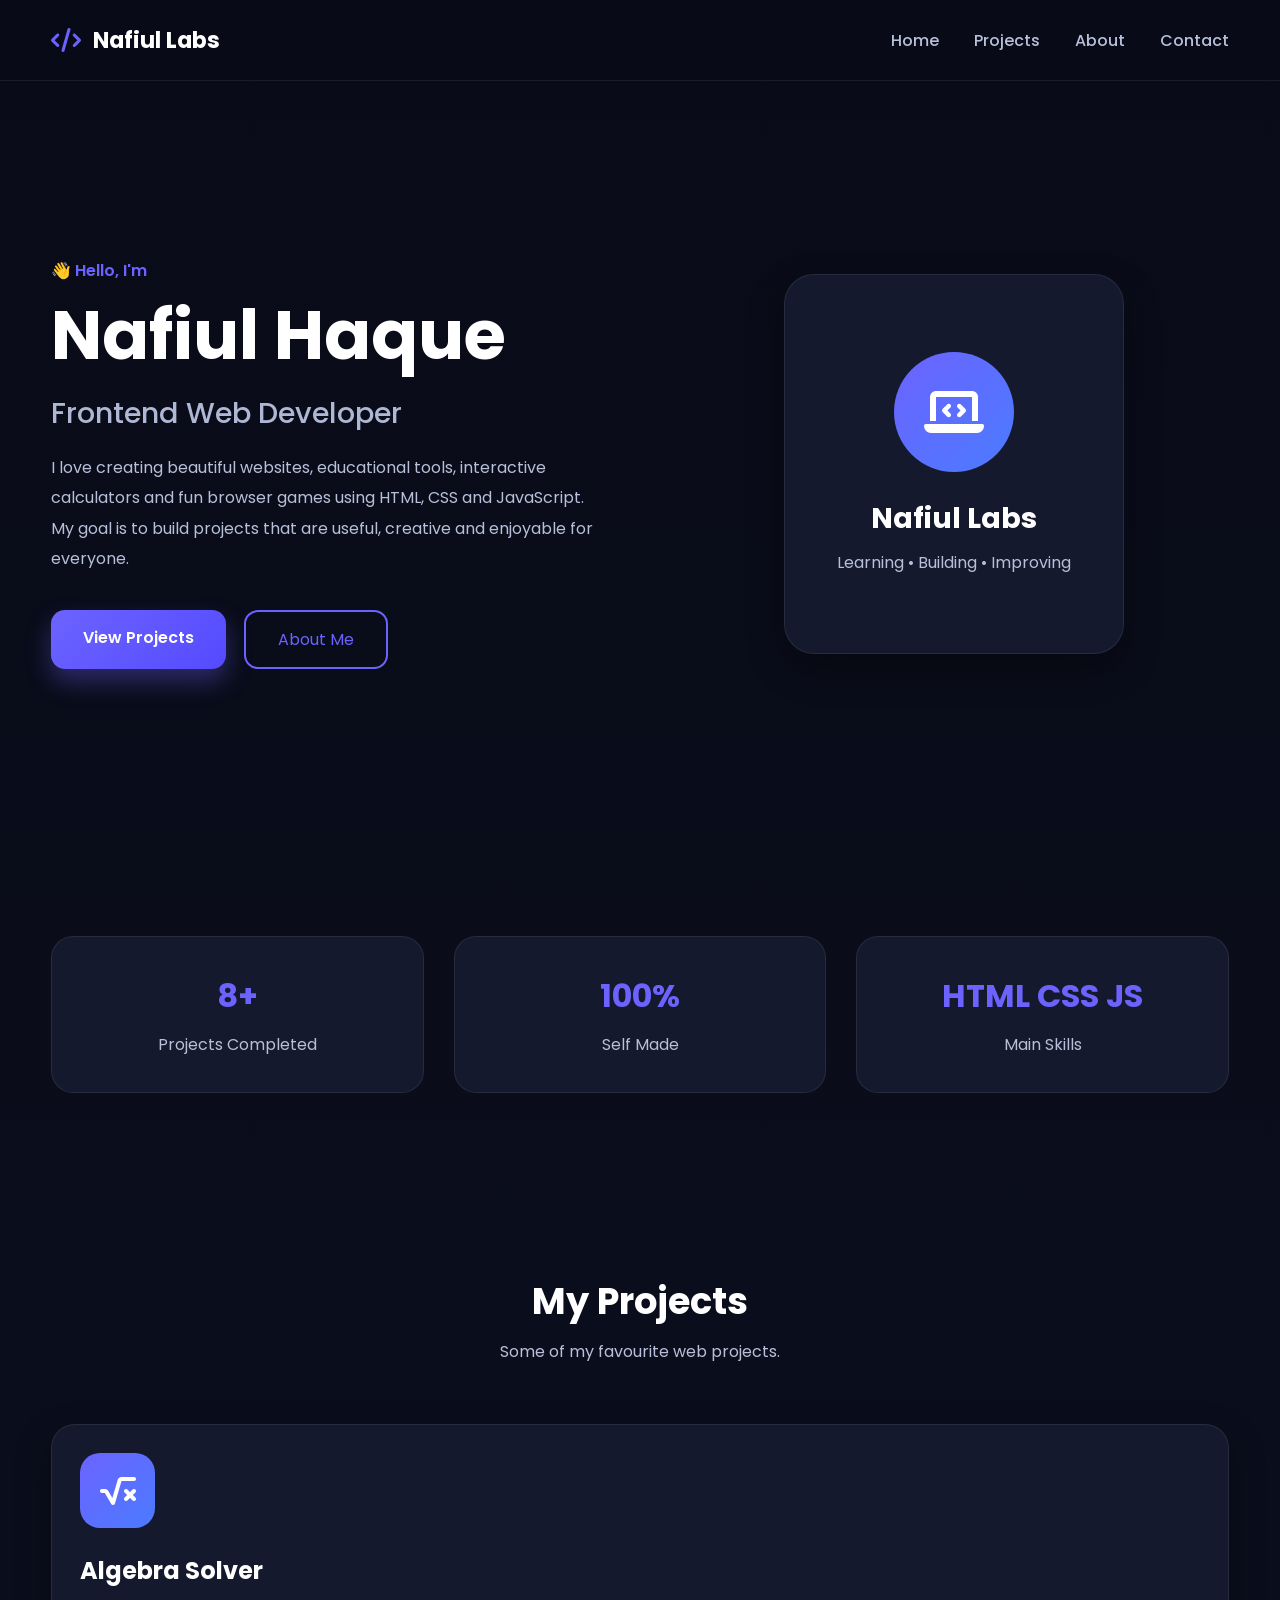
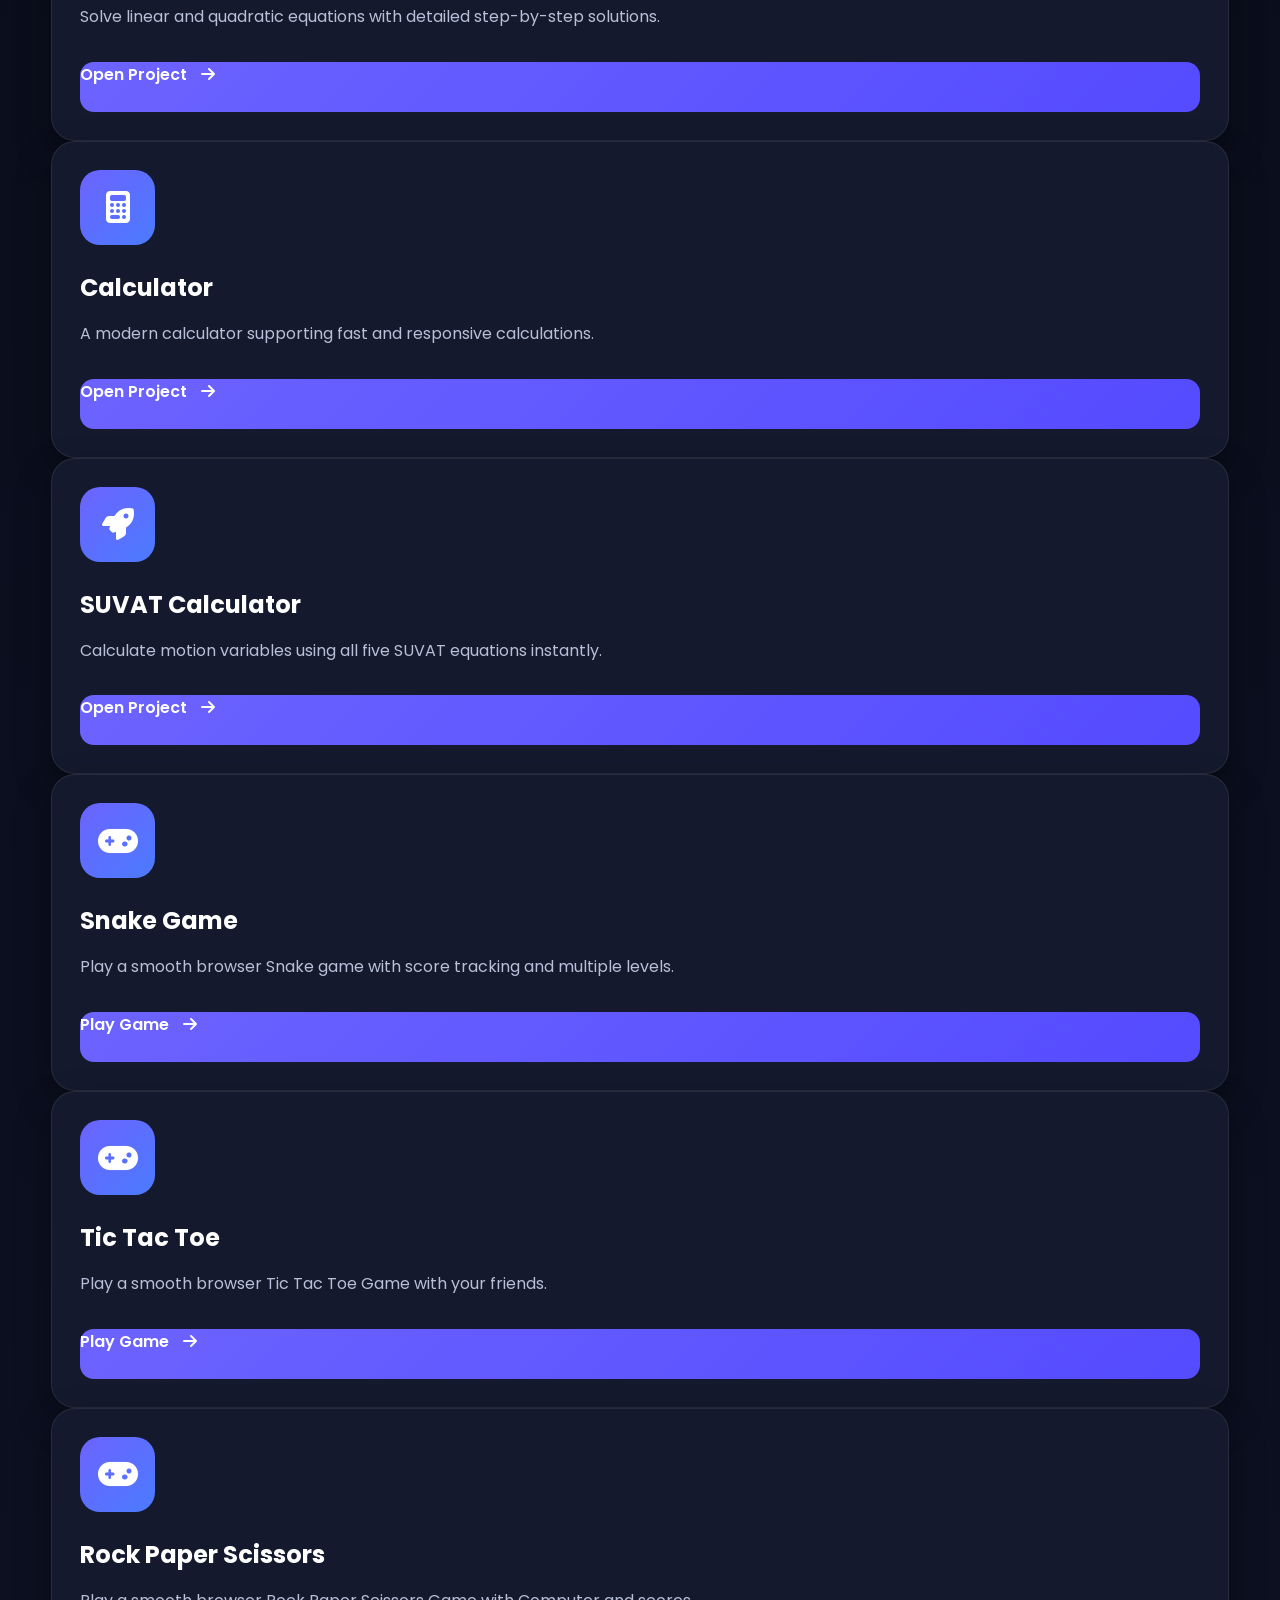
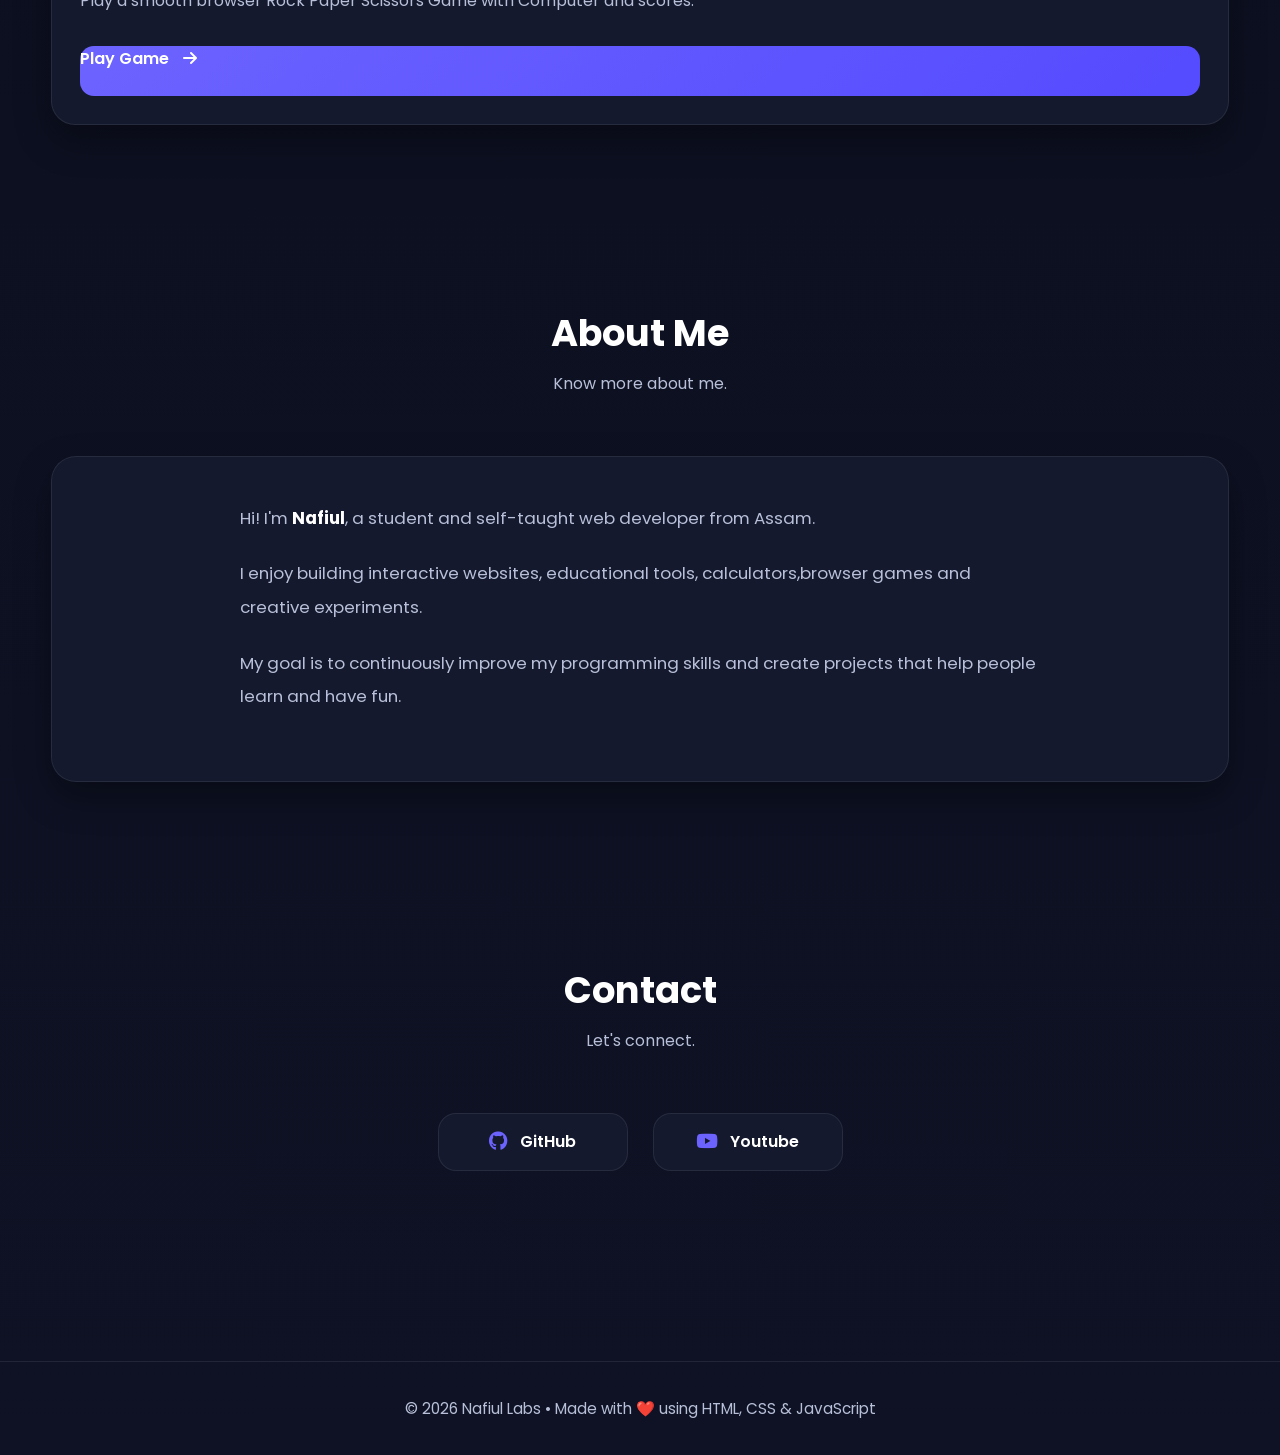
<file: index.html>
<!DOCTYPE html>
<html lang="en">
<head>
    <meta charset="UTF-8">
    <meta name="viewport" content="width=device-width, initial-scale=1.0">

    <title>Nafiul Labs | Portfolio</title>

    <meta name="description" content="Portfolio of Nafiul - Interactive Web Developer creating calculators, games and educational web applications using HTML, CSS and JavaScript.">

    <!-- Google Font -->
    <link rel="preconnect" href="https://fonts.googleapis.com">
    <link rel="preconnect" href="https://fonts.gstatic.com" crossorigin>

    <link href="https://fonts.googleapis.com/css2?family=Poppins:wght@300;400;500;600;700;800&display=swap" rel="stylesheet">

    <!-- Font Awesome -->
    <link rel="stylesheet"
    href="https://cdnjs.cloudflare.com/ajax/libs/font-awesome/6.7.2/css/all.min.css">

    <link rel="stylesheet" href="style.css">
</head>

<body>

<header>

<nav class="navbar">

<div class="logo">

<i class="fa-solid fa-code"></i>

<span>Nafiul Labs</span>

</div>

<button class="menu-btn">
<i class="fa-solid fa-bars"></i>
</button>

<ul class="nav-links">

<li><a href="#home">Home</a></li>

<li><a href="#projects">Projects</a></li>

<li><a href="#about">About</a></li>

<li><a href="#contact">Contact</a></li>

</ul>

</nav>

</header>

<main>

<!--HERO-->

<section class="hero" id="home">

<div class="hero-text">

<p class="welcome">👋 Hello, I'm</p>

<h1>Nafiul Haque</h1>

<h2>Frontend Web Developer</h2>

<p class="hero-description">

I love creating beautiful websites, educational tools,
interactive calculators and fun browser games using
HTML, CSS and JavaScript.

My goal is to build projects that are useful,
creative and enjoyable for everyone.

</p>

<div class="hero-buttons">

<a href="#projects" class="primary-btn">View Projects</a>

<a href="#about" class="secondary-btn">About Me</a>

</div>

</div>

<div class="hero-image">

<div class="profile-card">

<div class="circle">

<i class="fa-solid fa-laptop-code"></i>

</div>

<h3>Nafiul Labs</h3>

<p>Learning • Building • Improving</p>

</div>

</div>

</section>

<!--Statistics-->

<section class="stats">

<div class="stat-box">

<h2>8+</h2>

<p>Projects Completed</p>

</div>

<div class="stat-box">
<h2>100%</h2>

<p>Self Made</p>

</div>

<div class="stat-box">

<h2>
HTML

CSS

JS
</h2>

<p>Main Skills</p>

</div>

</section>

<!--Projects-->

<section id="projects">

<div class="section-title">

<h2>My Projects</h2>

<p>Some of my favourite web projects.</p>

</div id="project-grid">
  <!-- Project Card 1 -->
  <div class="project-card">

    <div class="project-icon">
      <i class="fa-solid fa-square-root-variable"></i>
    </div>

    <h3>Algebra Solver</h3>

    <p>
      Solve linear and quadratic equations with
      detailed step-by-step solutions.
    </p>

    <a href="algebra.html" class="project-btn">Open Project
    <i class="fa-solid fa-arrow-right"></i></a>

  </div>

<!-- Project Card 2 -->

  <div class="project-card">

    <div class="project-icon">
      <i class="fa-solid fa-calculator"></i>
    </div>

    <h3>Calculator</h3>

    <p>
      A modern calculator supporting
      fast and responsive calculations.
    </p>

    <a href="cal.html" class="project-btn">Open Project
      <i class="fa-solid fa-arrow-right"></i></a>

  </div>

<!-- Project Card 3 -->

  <div class="project-card">

    <div class="project-icon">
      <i class="fa-solid fa-rocket"></i>
    </div>

    <h3>SUVAT Calculator</h3>

    <p>
      Calculate motion variables using
      all five SUVAT equations instantly.
    </p>

    <a href="suvat.html" class="project-btn">Open Project
    <i class="fa-solid fa-arrow-right"></i></a>

  </div>
  
<!-- Project Card 4 -->

  <div class="project-card">

    <div class="project-icon">
      <i class="fa-solid fa-gamepad"></i>
    </div>

    <h3>Snake Game</h3>

    <p>
      Play a smooth browser Snake game with score tracking and multiple levels.
    </p>

    <a href="snakeGame.html" class="project-btn">Play Game
      <i class="fa-solid fa-arrow-right"></i></a>

  </div>
  
  <!-- Project Card 5 -->

  <div class="project-card">

    <div class="project-icon">
      <i class="fa-solid fa-gamepad"></i>
    </div>

    <h3>Tic Tac Toe</h3>

    <p>
      Play a smooth browser Tic Tac Toe Game with your friends.
    </p>

    <a href="tic.html" class="project-btn">Play Game
      <i class="fa-solid fa-arrow-right"></i></a>

  </div>
  
  <!-- Project Card 6 -->

  <div class="project-card">

    <div class="project-icon">
      <i class="fa-solid fa-gamepad"></i>
    </div>

    <h3>Rock Paper Scissors</h3>

    <p>
      Play a smooth browser Rock Paper Scissors Game with Computer and scores.
    </p>

    <a href="rock.html" class="project-btn">Play Game
      <i class="fa-solid fa-arrow-right"></i></a>

  </div>


</div>

</section>

<!-- ABOUT -->

<section id="about" class="about">

  <div class="section-title">

    <h2>About Me</h2>

    <p>Know more about me.</p>

  </div>

  <div class="about-content">

    <div class="about-text">
      <p>
        Hi! I'm <strong>Nafiul</strong>, a student and
        self-taught web developer from Assam.

      </p>

      <p>
        I enjoy building interactive websites, educational tools, calculators,browser games and creative experiments.
      </p>

      <p>
        My goal is to continuously improve my
        programming skills and create projects
        that help people learn and have fun.

      </p>

    </div>

  </div>

</section>

<!-- CONTACT -->

<section id="contact" class="contact">

  <div class="section-title">

    <h2>Contact</h2>

    <p>Let's connect.</p>

  </div>

  <div class="contact-buttons">

    <a href="https://github.com/nafiulhaque419-sudo" target="_blank"
   rel="noopener noreferrer" class="social-btn">

      <i class="fa-brands fa-github"></i>

            GitHub

    </a>

    <a href="https://www.youtube.com/@NafiulHaque-k4j" target="_blank" rel="noopener noreferrer" class="social-btn">

      <i class="fa-brands fa-youtube"></i>
      Youtube

    </a>

    <!--<a href="#" class="social-btn">

      <i class="fa-solid fa-envelope"></i>
      Email
    </a>-->

  </div>

</section>

</main>

<!-- FOOTER -->

<footer>

  <p>
    © 2026 Nafiul Labs • Made with ❤️ using HTML, CSS & JavaScript
  </p>

</footer>

<script src="app.js"></script>

</body>
</html>
</file>
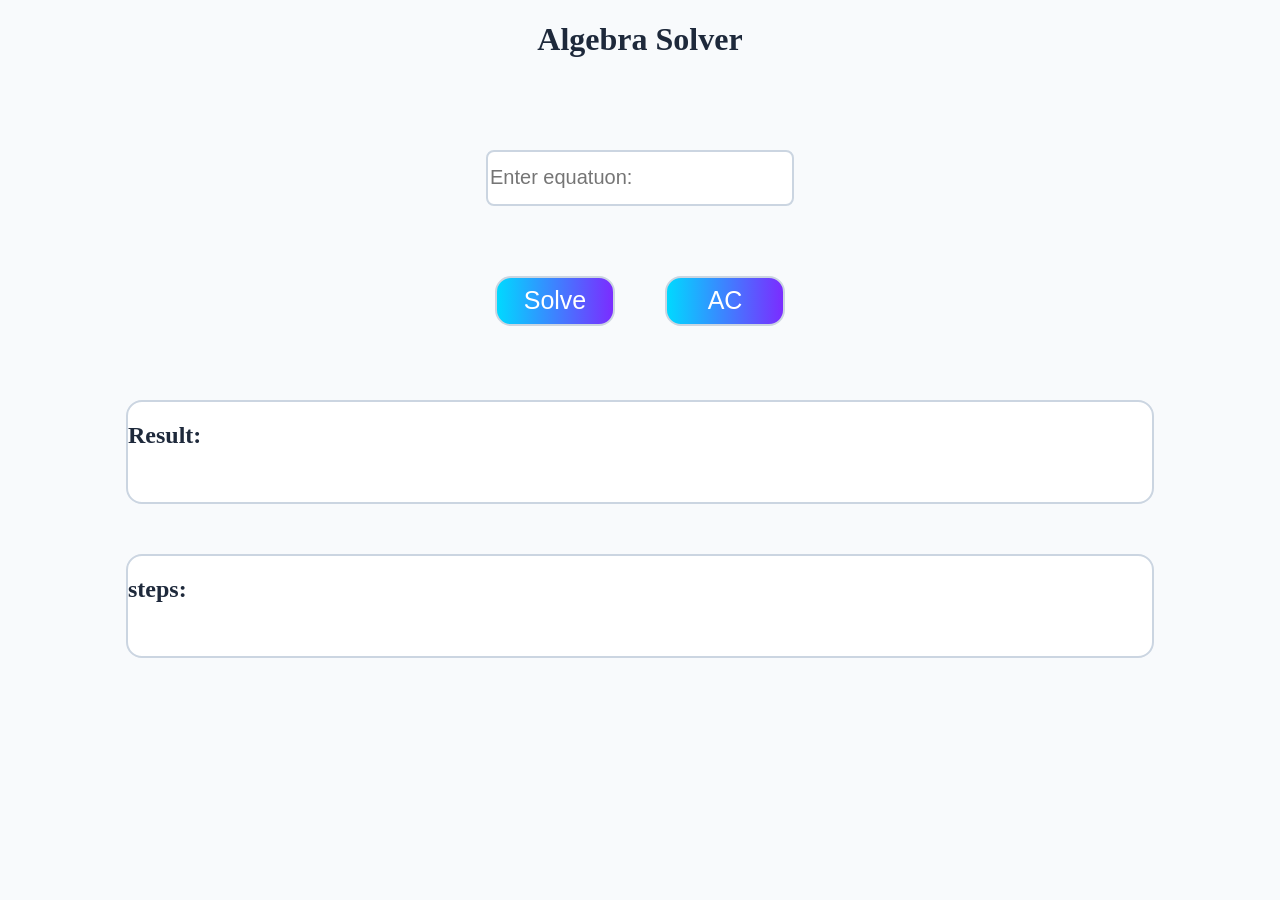
<file: algebra.html>
<!DOCTYPE html>
<html lang="en">
<head>
    <meta charset="UTF-8">
    <meta name="viewport" content="width=device-width, initial-scale=1.0">
    <title>My Website</title>

    <link rel="stylesheet" href="algebraicStyle.css">
</head>
<body>
  <h1>Algebra Solver</h1>
  
  <input id="equation" type="text"
      placeholder="Enter equatuon:">
  
  <div id="buttons">
    <button id="solve">Solve</button>
    <button id="clear">AC</button>
  </div>
  <div class="output">  
    <div id="result">
      <h2>Result:</h2>
      <p id="ans"></p>
    </div>
  
    <div id="steps">
      <h2>steps:</h2>
      <br>
    </div>
  </div>  
  <script src="algebraicLogic.js"></script>
</body>
</html>
</file>
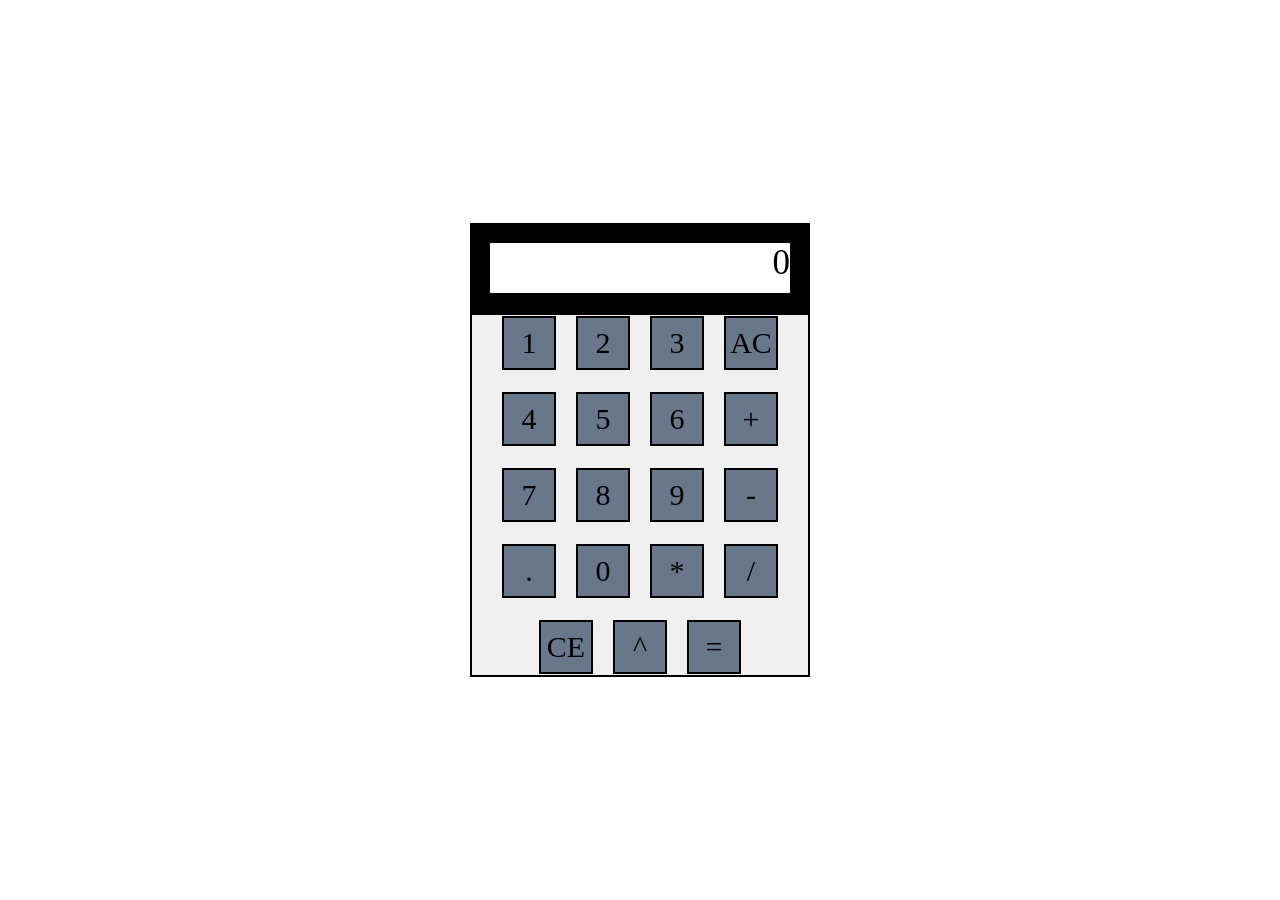
<file: cal.html>
<!DOCTYPE html>
<html lang="en">
<head>
    <meta charset="UTF-8">
    <meta name="viewport" content="width=device-width, initial-scale=1.0">
    <title>My Calculator</title>

    <link rel="stylesheet" href="calStyle.css">
</head>
<body>
  <div class="display">
    0
  </div>
  <div class="keys">
    <div class="key">1</div>
    <div class="key">2</div>
    <div class="key">3</div>
    <div class="key">AC</div>
    <div class="key">4</div>
    <div class="key">5</div>
    <div class="key">6</div>
    <div class="key">+</div>
    <div class="key">7</div>
    <div class="key">8</div>
    <div class="key">9</div>
    <div class="key">-</div>
    <div class="key">.</div>
    <div class="key">0</div>
    <div class="key">*</div>
    <div class="key">/</div>
    <div class="key">CE</div>
    <div class="key">^</div>
    <div class="key">=</div>
  </div>
  <script src="calculate.js"></script>
</body>
</html>
</file>
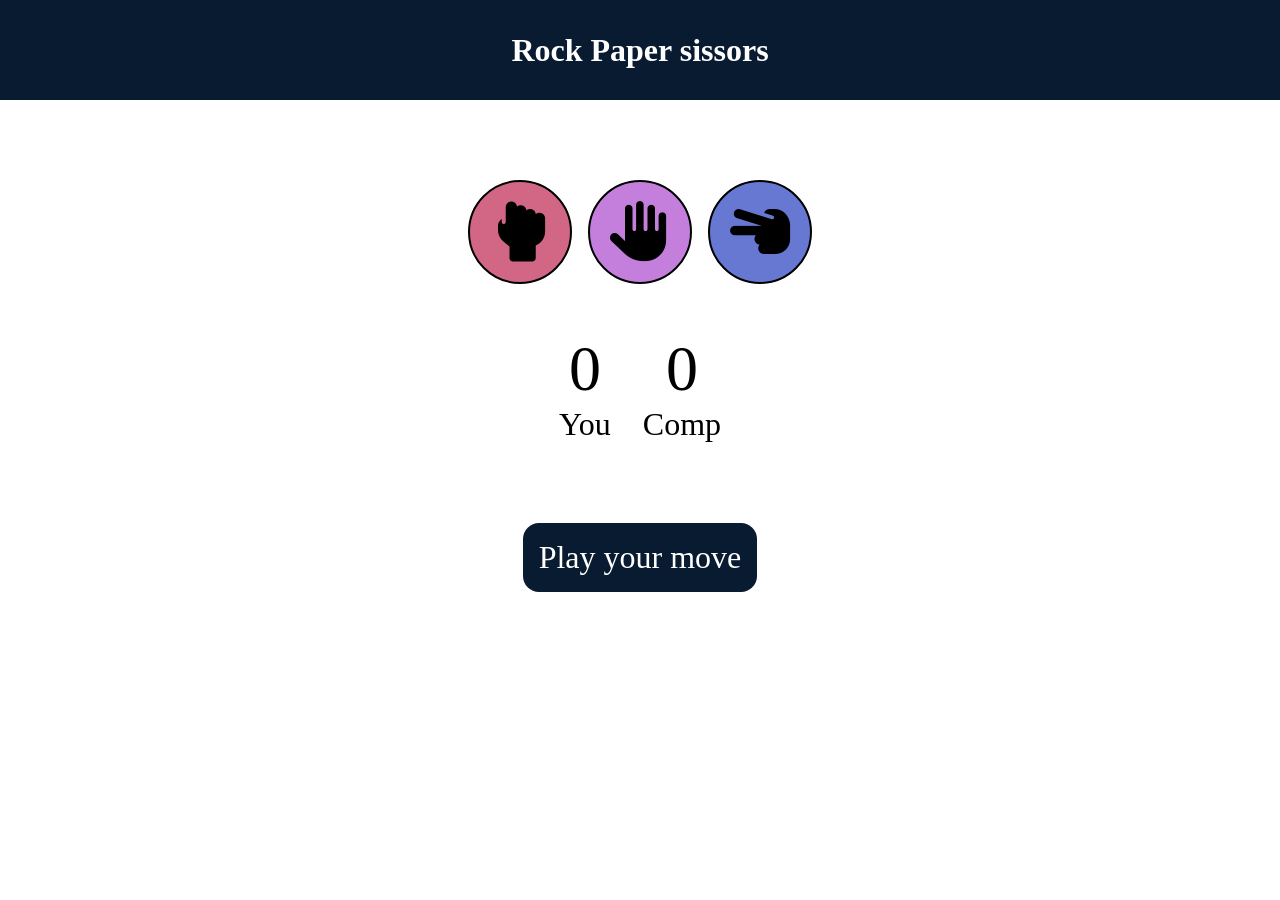
<file: rock.html>
<!DOCTYPE html>
<html lang="en">
<head>
    <meta charset="UTF-8">
    <meta name="viewport" content="width=device-width, initial-scale=1.0">
    <title>Document</title>
    <link rel="stylesheet" href="paper.css">
    <link rel="stylesheet" href="https://cdnjs.cloudflare.com/ajax/libs/font-awesome/6.5.0/css/all.min.css">
</head>
<body>
  <main>
    <div id="heading">
      <h1>Rock Paper sissors</h1>
    </div>
    
    <div class="choices">
      <div class="option" id="rock">
        <i class="fa-solid fa-hand-back-fist"></i>
      </div>
      <div class="option" id="paper">
        <i class="fa-solid fa-hand"></i>
      </div>
      <div class="option" id="sissors">
        <i class="fa-solid fa-hand-scissors"></i>
      </div>
    </div>
    
    <div class="score-board">
      <div class="score">
        <p id="user-score">0</p>
        <p>You</p>
      </div>
      <div class="score">
        <p id="comp-score">0</p>
        <p>Comp</p>
      </div>
    </div>
    
    <div id="msg-container">
      <p id="msg">Play your move</p>
    </div>
  </main>
  <script src="scissors.js"></script>
</body>
</html>
</file>
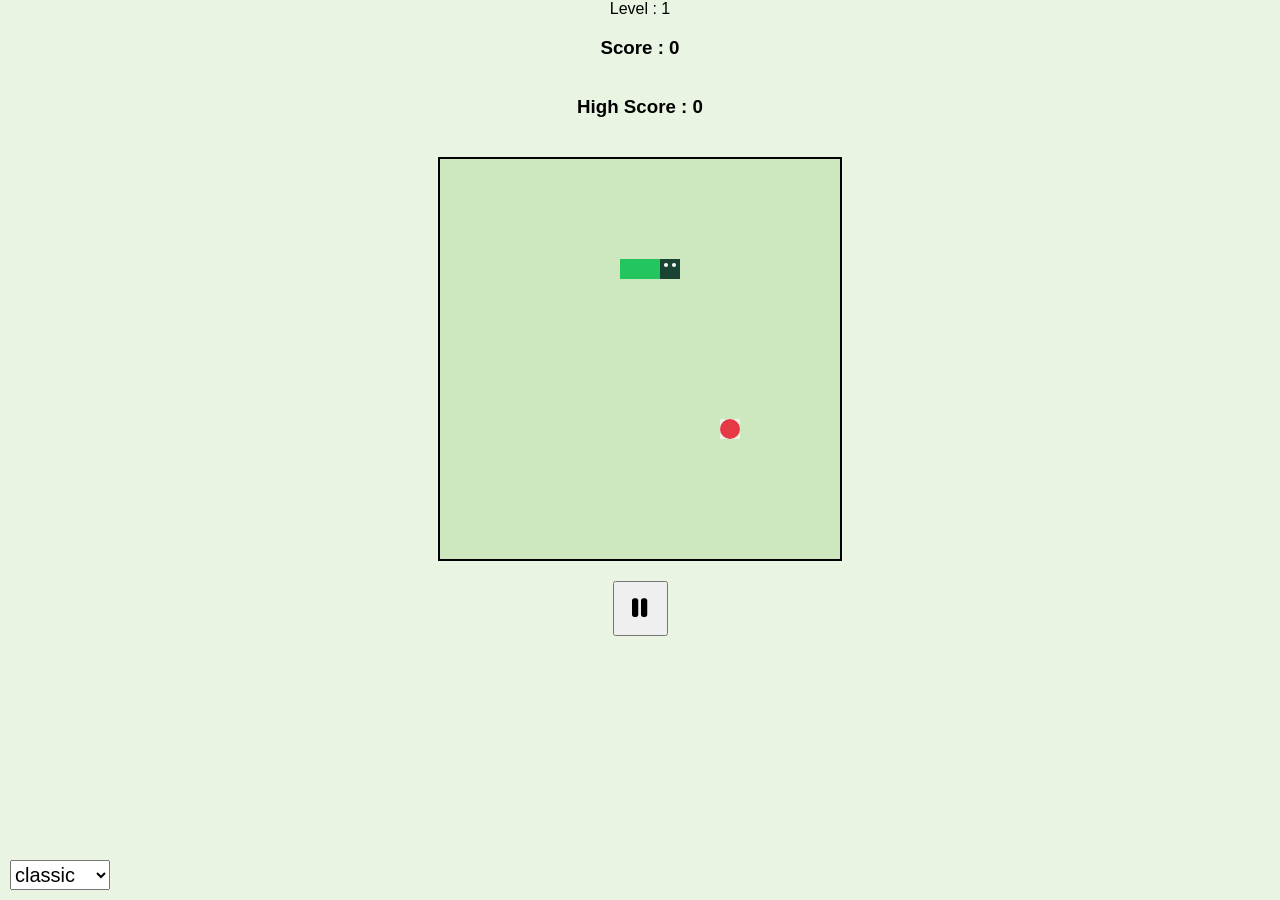
<file: snakeGame (1).html>
<!DOCTYPE html>
<html lang="en">
<head>
    <meta charset="UTF-8">
    <meta name="viewport" content="width=device-width, initial-scale=1.0">
    <title>Snake Game</title>

    <link rel="stylesheet" href="snakesGame.css">

    <link rel="stylesheet"
    href="https://cdnjs.cloudflare.com/ajax/libs/font-awesome/6.7.2/css/all.min.css">
</head>
<body>

    <div id="difficultyLevel">Level : 1</div>

    <h3 id="score">Score : 0</h3>

    <h3 id="highScore">High Score : 0</h3>

    <div id="board"></div>

    <div id="gameOver" hidden>
        Game Over <br>
        Tap the board to restart
    </div>

    <button id="playPauseBtn">
        <i id="icon" class="fa-solid fa-pause"></i>
    </button>
    
    <select id="stageSelect">
        
        <option value="classic">classic</option>
        
        <option value="box">box</option>
        
        <option value="tunnel">tunnel</option>
        
        <option value="cross">cross</option>
        
        <option value="mage">mage</option> 
        
        <option value="bigMage">Big Mage ☠️</option>
        
        <option value="windows">Windows ☠️</option>
        
    </select>
    <script src="domElements.js"></script>
    <script src="audio.js"></script>
    <script src="board.js"></script>
    <script src="stage.js"></script>
    <script src="food.js"></script>
    <script src="snake.js"></script>
    <script src="ui.js"></script>
    <script src="controls.js"></script>
    <script src="snakeGame.js"></script>

</body>
</html>
</file>
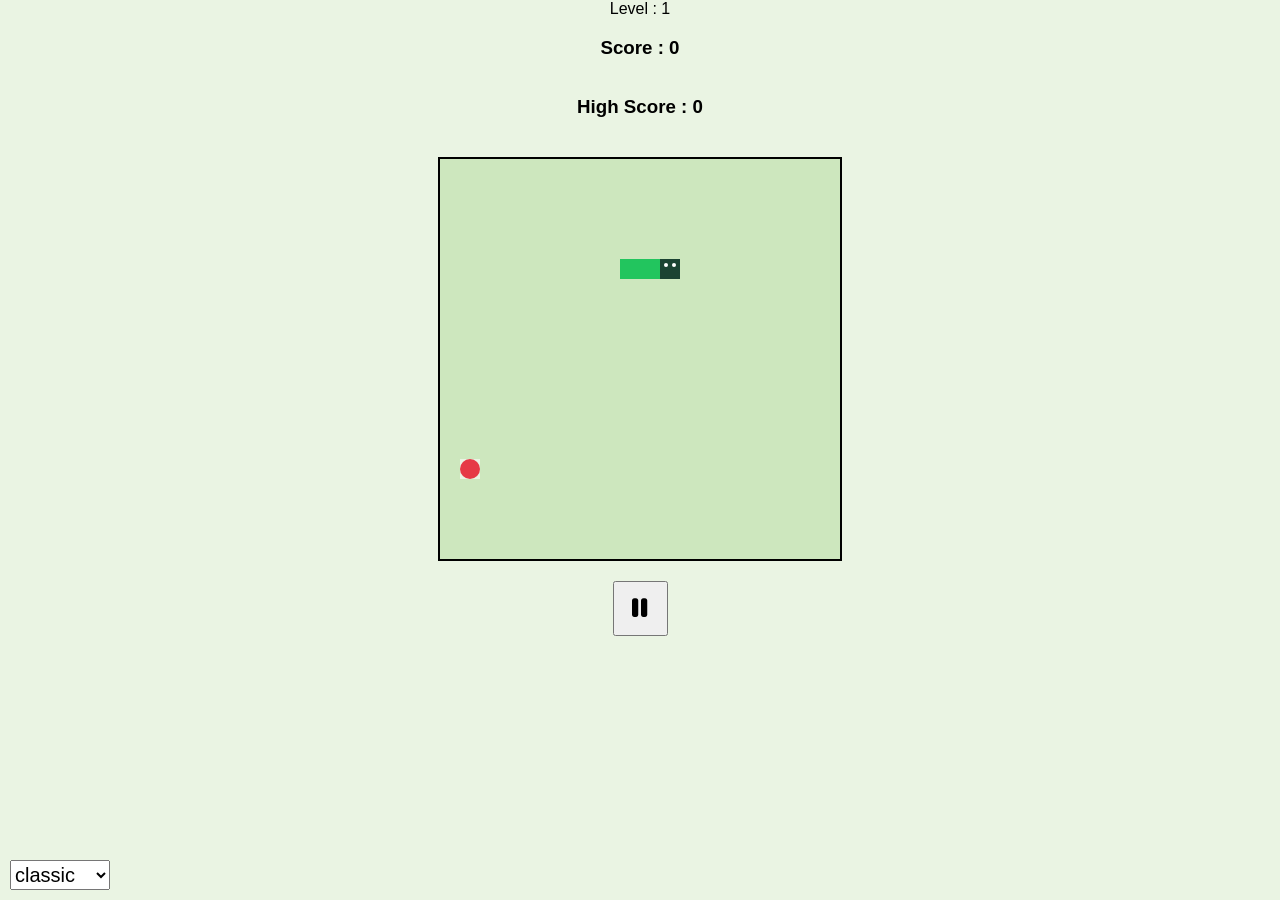
<file: snakeGame.html>
<!DOCTYPE html>
<html lang="en">
<head>
    <meta charset="UTF-8">
    <meta name="viewport" content="width=device-width, initial-scale=1.0">
    <title>Snake Game</title>

    <link rel="stylesheet" href="snakesGame.css">

    <link rel="stylesheet"
    href="https://cdnjs.cloudflare.com/ajax/libs/font-awesome/6.7.2/css/all.min.css">
</head>
<body>

    <div id="difficultyLevel">Level : 1</div>

    <h3 id="score">Score : 0</h3>

    <h3 id="highScore">High Score : 0</h3>

    <div id="board"></div>

    <div id="gameOver" hidden>
        Game Over <br>
        Tap the board to restart
    </div>

    <button id="playPauseBtn">
        <i id="icon" class="fa-solid fa-pause"></i>
    </button>
    
    <select id="stageSelect">
        
        <option value="classic">classic</option>
        
        <option value="box">box</option>
        
        <option value="tunnel">tunnel</option>
        
        <option value="cross">cross</option>
        
        <option value="mage">mage</option> 
        
        <option value="bigMage">Big Mage ☠️</option>
        
        <option value="windows">Windows ☠️</option>
        
    </select>
    <script src="domElements.js"></script>
    <script src="audio.js"></script>
    <script src="board.js"></script>
    <script src="stage.js"></script>
    <script src="food.js"></script>
    <script src="snake.js"></script>
    <script src="ui.js"></script>
    <script src="controls.js"></script>
    <script src="snakeGame.js"></script>

</body>
</html>
</file>
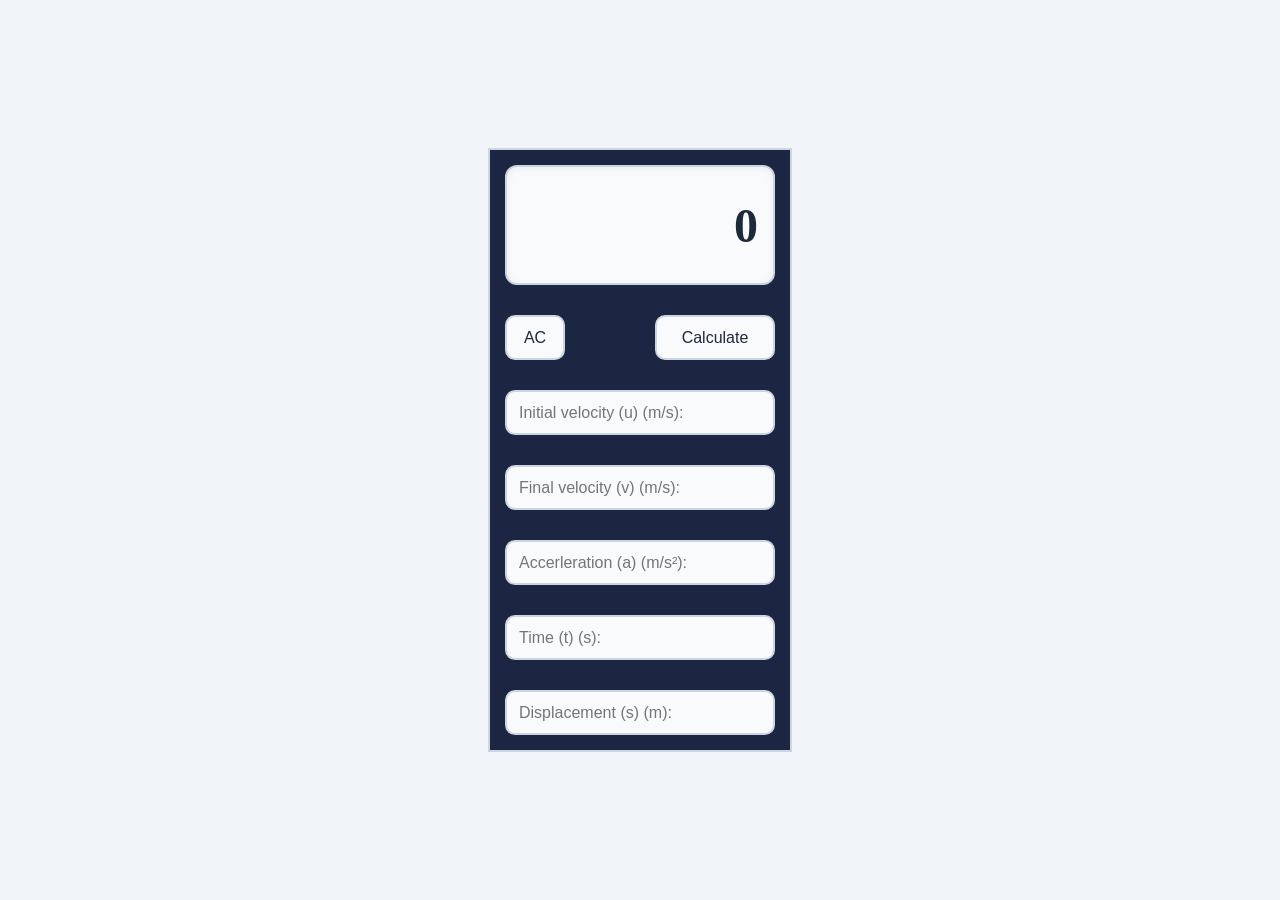
<file: suvat.html>
<!DOCTYPE html>
<html lang="en">
<head>
    <meta charset="UTF-8">
    <meta name="viewport" content="width=device-width, initial-scale=1.0">
    <title>My Website</title>

    <link rel="stylesheet" href="suvatStyle.css">
</head>
<body>
  <div id="SUVAT">
    <div id="display">0</div>
    <button id="AC">AC</button>
    <button id="calculate">Calculate</button>
    
    <input type="number" step="any" id="u" placeholder="Initial velocity (u) (m/s):">
  
    <input type="number" step="any" id="v" placeholder="Final velocity (v) (m/s):">
  
    <input type="number" step="any" id="a" placeholder="Accerleration (a) (m/s²):">
  
    <input type="number" step="any" id="t" placeholder="Time (t) (s):">
  
    <input type="number" step="any" id="s" placeholder="Displacement (s) (m):">
  </div>
  <script src="suvatLogic.js"></script>
</body>
</html>
</file>
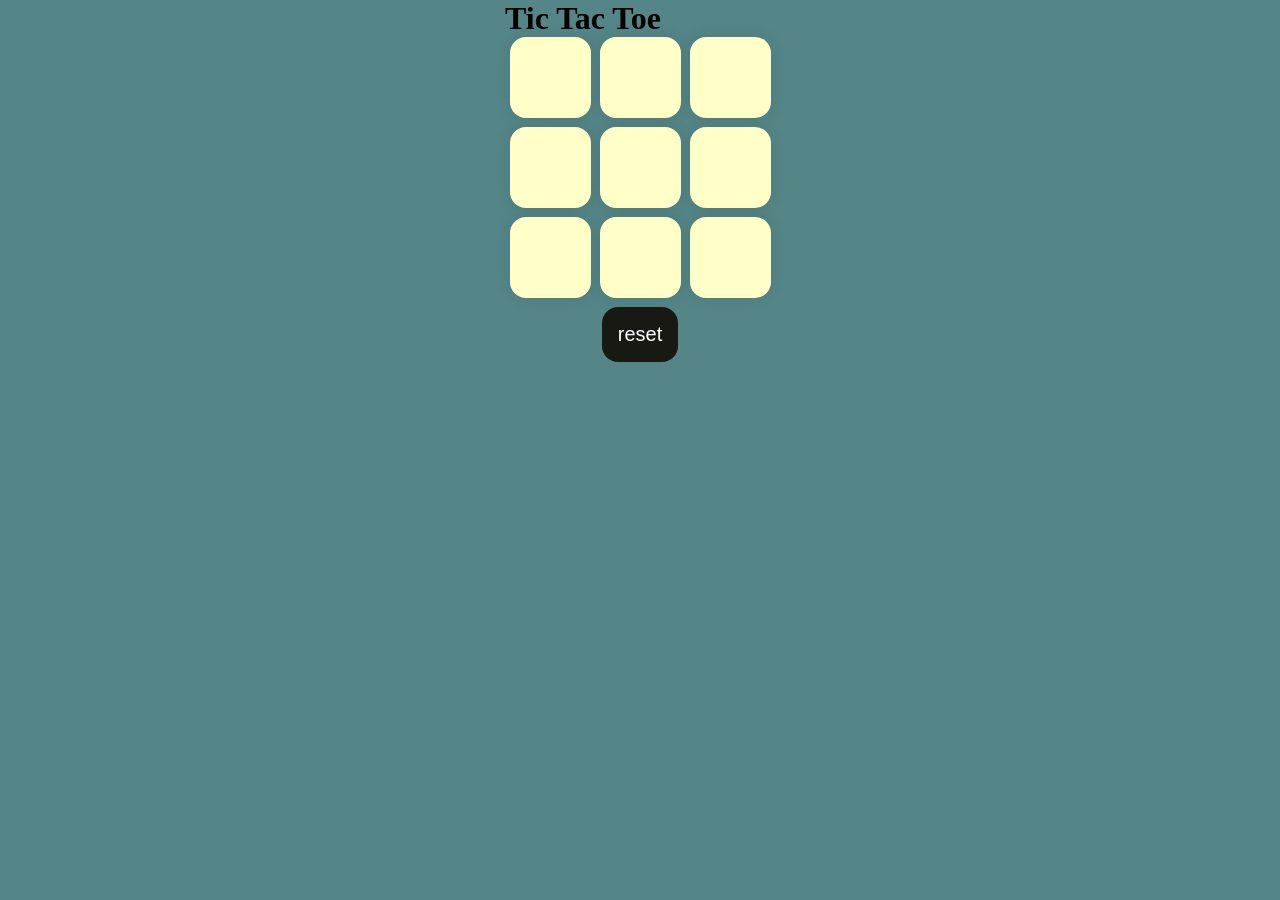
<file: tic.html>
<!DOCTYPE html>
<html lang="en">
<head>
    <meta charset="UTF-8">
    <meta name="viewport" content="width=device-width, initial-scale=1.0">
    <title>Document</title>
    <link rel="stylesheet" href="tac.css">
</head>
<body>
  <main>
    <h1>Tic Tac Toe</h1>
    <div id="game">
      <button class="box"></button>
      <button class="box"></button>
      <button class="box"></button>
      <button class="box"></button>
      <button class="box"></button>
      <button class="box"></button>
      <button class="box"></button>
      <button class="box"></button>
      <button class="box"></button>
      <button id="reset-btn">reset</button>
      <div id="winner"></div>
    </div>
  </main>
  <script src="toe.js"></script>
</body>
</html>
</file>
<file: style.css>
*{
    margin:0;
    padding:0;
    box-sizing:border-box;
}

html{
    scroll-behavior:smooth;
}

:root{

    --bg:#090B18;
    --surface:#14192D;
    --surface-light:#1B2140;

    --primary:#6C63FF;
    --primary-dark:#554BFF;

    --text:#FFFFFF;
    --text-light:#B8C0D9;

    --border:rgba(255,255,255,.08);

    --shadow:0 15px 35px rgba(0,0,0,.35);

    --radius:20px;

    --transition:.35s ease;
}

body{

    background:linear-gradient(180deg,#090B18,#0E1224);

    color:var(--text);

    font-family:"Poppins",sans-serif;

    overflow-x:hidden;

}

/* GLOBAL */

section{

    width:min(1200px,92%);

    margin:auto;

    padding:90px 0;

}

a{

    color:inherit;

    text-decoration:none;

}

button{

    font-family:inherit;

    border:none;

    cursor:pointer;

}

.section-title{

    text-align:center;

    margin-bottom:60px;

}

.section-title h2{

    font-size:2.3rem;

    margin-bottom:10px;

}

.section-title p{

    color:var(--text-light);

}

/* NAVBAR */

header{

    position:sticky;

    top:0;

    z-index:1000;

    backdrop-filter:blur(20px);

    background:rgba(9,11,24,.75);

    border-bottom:1px solid var(--border);

}

.navbar{

    width:min(1200px,92%);

    height:80px;

    margin:auto;

    display:flex;

    justify-content:space-between;

    align-items:center;

}

.logo{

    display:flex;

    align-items:center;

    gap:12px;

    font-size:1.4rem;

    font-weight:700;

}

.logo i{

    color:var(--primary);

    font-size:1.5rem;

}

.nav-links{

    display:flex;

    gap:35px;

    list-style:none;

}

.nav-links a{

    color:var(--text-light);

    transition:var(--transition);

    font-weight:500;

}

.nav-links a:hover{

    color:white;

}

.menu-btn{

    display:none;

    width:45px;

    height:45px;

    border-radius:12px;

    background:var(--surface);

    color:white;

    font-size:1.1rem;

}

/* HERO */

.hero{

    min-height:85vh;

    display:grid;

    grid-template-columns:1fr 1fr;

    align-items:center;

    gap:80px;

}

.welcome{

    color:var(--primary);

    font-weight:600;

    margin-bottom:15px;

}

.hero h1{

    font-size:3.8rem;

    line-height:1.1;

}

.hero h2{

    margin:18px 0;

    font-size:1.7rem;

    color:#AEB7D4;

    font-weight:500;

}

.hero-description{

    color:var(--text-light);

    line-height:1.9;

    max-width:550px;

    margin-bottom:35px;

}

/* BUTTONS */

.hero-buttons{

    display:flex;

    gap:18px;

    flex-wrap:wrap;

}

.primary-btn{

    background:linear-gradient(
    135deg,
    var(--primary),
    var(--primary-dark));

    color:white;

    padding:15px 32px;

    border-radius:14px;

    font-weight:600;

    transition:var(--transition);

    box-shadow:0 12px 25px rgba(108,99,255,.35);

}

.primary-btn:hover{

    transform:translateY(-5px);

}

.secondary-btn{

    border:2px solid var(--primary);

    color:var(--primary);

    padding:15px 32px;

    border-radius:14px;

    transition:var(--transition);

}

.secondary-btn:hover{

    background:var(--primary);

    color:white;

}

/* HERO CARD */

.hero-image{

    display:flex;

    justify-content:center;

}

.profile-card{

    width:340px;

    height:380px;

    border-radius:30px;

    background:var(--surface);

    border:1px solid var(--border);

    display:flex;

    flex-direction:column;

    justify-content:center;

    align-items:center;

    box-shadow:var(--shadow);

    transition:.4s;

}

.profile-card:hover{

    transform:translateY(-10px);

}

.circle{

    width:120px;

    height:120px;

    border-radius:50%;

    display:flex;

    justify-content:center;

    align-items:center;

    background:linear-gradient(
    135deg,
    var(--primary),
    #4B7BFF);

    margin-bottom:25px;

}

.circle i{

    font-size:3rem;

}

.profile-card h3{

    font-size:1.8rem;

    margin-bottom:10px;

}

.profile-card p{

    color:var(--text-light);

}

/* STATISTICS */

.stats{

    display:grid;

    grid-template-columns:repeat(3,1fr);

    gap:30px;

}

.stat-box{

    background:var(--surface);

    border:1px solid var(--border);

    border-radius:22px;

    padding:35px;

    text-align:center;

    transition:var(--transition);

}

.stat-box:hover{

    transform:translateY(-8px);

    box-shadow:var(--shadow);

}

.stat-box h2{

    color:var(--primary);

    font-size:2rem;

    margin-bottom:12px;

}

.stat-box p{

    color:var(--text-light);

}

/* PROJECTS */

.projects-grid{

    display:flex;

    gap:30px;

    overflow-x:auto;

    overflow-y:hidden;

    padding:10px 5px 25px;

    scroll-behavior:smooth;

    scroll-snap-type:x mandatory;

}

.projects-grid::-webkit-scrollbar{

    height:10px;

}

.projects-grid::-webkit-scrollbar-track{

    background:#12182B;

    border-radius:20px;

}

.projects-grid::-webkit-scrollbar-thumb{

    background:var(--primary);

    border-radius:20px;

}

.projects-grid::-webkit-scrollbar-thumb:hover{

    background:var(--primary-dark);

}

.project-card{

    flex:0 0 320px;

    background:var(--surface);

    border:1px solid var(--border);

    border-radius:24px;

    padding:28px;

    scroll-snap-align:start;

    display:flex;

    flex-direction:column;

    transition:var(--transition);

    box-shadow:var(--shadow);

}

.project-card:hover{

    transform:translateY(-12px);

    border-color:rgba(108,99,255,.6);

}

.project-icon{

    width:75px;

    height:75px;

    border-radius:20px;

    background:linear-gradient(
    135deg,
    var(--primary),
    #4B7BFF);

    display:flex;

    justify-content:center;

    align-items:center;

    margin-bottom:25px;

}

.project-icon i{

    font-size:2rem;

    color:white;

}

.project-card h3{

    font-size:1.5rem;

    margin-bottom:15px;

}

.project-card p{

    color:var(--text-light);

    line-height:1.8;

    flex:1;

}

.project-btn{

    margin-top:30px;

    width:100%;

    height:50px;

    border-radius:14px;

    background:linear-gradient(
    135deg,
    var(--primary),
    var(--primary-dark));

    color:white;

    font-size:1rem;

    font-weight:600;

    transition:var(--transition);

}

.project-btn:hover{

    transform:scale(1.04);

    box-shadow:0 15px 30px rgba(108,99,255,.35);

}

.project-btn i{

    margin-left:10px;

}

/* About */

.about-content{

    background:var(--surface);

    border-radius:25px;

    padding:45px;

    border:1px solid var(--border);

    box-shadow:var(--shadow);

}

.about-text{

    max-width:800px;

    margin:auto;

}

.about-text p{

    color:var(--text-light);

    line-height:2;

    margin-bottom:22px;

    font-size:1.05rem;

}

.about-text strong{

    color:white;

}

/* Contact */

.contact-buttons{

    display:flex;

    justify-content:center;

    gap:25px;

    flex-wrap:wrap;

}

.social-btn{

    width:190px;

    height:58px;

    background:var(--surface);

    border:1px solid var(--border);

    border-radius:18px;

    display:flex;

    align-items:center;

    justify-content:center;

    gap:12px;

    transition:var(--transition);

    color:white;

    font-weight:600;

}

.social-btn i{

    font-size:1.2rem;

    color:var(--primary);

}

.social-btn:hover{

    transform:translateY(-8px);

    background:var(--primary);

}

.social-btn:hover i{

    color:white;

}

/* FOOTER */

footer{

    margin-top:80px;

    padding:35px;

    text-align:center;

    border-top:1px solid var(--border);

    color:var(--text-light);

}

footer p{

    font-size:.95rem;

}

/* SMALL ANIMATIONS */

.project-card,
.profile-card,
.stat-box,
.social-btn{

    transition:.35s ease;

}

.project-card:hover,
.profile-card:hover,
.stat-box:hover,
.social-btn:hover{

    transform:translateY(-10px);

}

::selection{

    background:var(--primary);

    color:white;

}

/* MOBILE (0px - 768px) */

@media (max-width:768px){

    section{
        width:92%;
        padding:70px 0;
    }

    /* Navbar */

    .navbar{
        height:70px;
    }

    .menu-btn{
        display:block;
    }

    .nav-links{

        position:absolute;

        top:70px;
        left:0;

        width:100%;

        background:rgba(9,11,24,.98);

        display:none;

        flex-direction:column;

        align-items:center;

        gap:25px;

        padding:30px 0;

        border-top:1px solid var(--border);
    }

    .nav-links.active{
        display:flex;
    }

    /* Hero */

    .hero{

        grid-template-columns:1fr;

        gap:50px;

        text-align:center;

        min-height:auto;

    }

    .hero h1{
        font-size:2.6rem;
    }

    .hero h2{
        font-size:1.25rem;
    }

    .hero-description{
        margin:auto;
        margin-bottom:30px;
    }

    .hero-buttons{

        justify-content:center;

    }

    .primary-btn,
    .secondary-btn{

        width:100%;

        max-width:260px;

        text-align:center;
    }

    .profile-card{

        width:100%;
        max-width:320px;

        height:340px;
    }

    /* Statistics */

    .stats{

        grid-template-columns:1fr;

    }

    /* Projects */

    .projects-grid{

        gap:20px;

        padding-bottom:15px;

    }

    .project-card{

        flex:0 0 280px;

    }

    /* Contact */

    .contact-buttons{

        flex-direction:column;

        align-items:center;

    }

    .social-btn{

        width:100%;

        max-width:320px;

    }

}


/* TABLET (769px - 1024px) */

@media (min-width:769px) and (max-width:1024px){

    section{

        width:90%;

    }

    .hero{

        grid-template-columns:1fr;

        text-align:center;

        gap:60px;

    }

    .hero-description{

        margin:auto;

    }

    .hero-buttons{

        justify-content:center;

    }

    .profile-card{

        width:360px;

        margin:auto;

    }

    .stats{

        grid-template-columns:repeat(3,1fr);

        gap:20px;

    }

    .project-card{

        flex:0 0 330px;

    }

}


/*  DESKTOP (1025px+) */

@media (min-width:1025px){

    .menu-btn{

        display:none;

    }

    .hero h1{

        font-size:4.3rem;

    }

    .hero h2{

        font-size:1.8rem;

    }

    .project-card{

        flex:0 0 340px;

    }

    .projects-grid{

        padding-bottom:20px;

    }

}


/* EXTRA EFFECTS */

img{

    max-width:100%;

    display:block;

}

button{

    transition:.3s ease;

}

button:active{

    transform:scale(.96);

}

a{

    transition:.3s ease;

}

.project-card:hover .project-icon{

    transform:rotate(10deg) scale(1.08);

    transition:.35s ease;

}

.profile-card:hover .circle{

    transform:scale(1.08);

    transition:.35s ease;

}

.stat-box:hover h2{

    transform:scale(1.08);

    transition:.35s ease;

}

footer{

    margin-top:100px;

}
</file>
<file: algebraicStyle.css>
body{
  margin: 0;
  padding: 0;
  height: 100vh;
  background-color: #F8FAFC;
  color:  #1E293B;
  display: flex;
  align-items: center;
  flex-direction: column;
  flex-wrap: wrap;
  gap: 70px;
}

#equation{
  background-color:  #FFFFFF;
  border: 2px solid #CBD5E1;
  height: 50px;
  width: 300px;
  font-size: 20px;
  border-radius: 0.5rem;
}

button{
  background: linear-gradient(90deg,#00D9FF,#7B2CFF);
  border: 2px solid #CBD5E1;
  color: #fff;
  height: 50px;
  width: 120px;
  font-size: 25px;
  border-radius: 1rem;
}

#result{
  background-color: #fff;
  border: 2px solid #CBD5E1;
  min-height: 100px;
  height: auto;
  border-radius: 1rem;
}

#buttons{
  display:flex;
  gap: 50px;
}

#steps{
  min-height: 100px;
  height: auto;
  background-color: #fff;
  border: 2px solid #CBD5E1;
  border-radius: 1rem;
}

.output{
    display: flex;
    flex-direction: column;
    gap: 50px;
    align-items: center;
    width: 100vw;
    position: absolute;
    top: 400px;
}

#result{
    width: 80%;
}

#steps{
    width: 80%;
}
</file>
<file: calStyle.css>
body{
  height: 100vh;
  margin: 0;
  padding: 0;
  display: flex;
  justify-content: center;
  align-items: center;
  flex-direction: column;
}

.display{
  height: 50px;
  width: 300px;
  border: 20px solid black;
  font-size: 35px;
  text-align: right;
}

.keys{
  width: 336px;
  height: 360px;
  background-color: #EEEE;
  border: 2px solid black;
  display: flex;
  justify-content: center;
  align-items: center;
  flex-wrap: wrap;
  gap: 20px;
}

.key{
  width:50px;
  height: 50px;
  border: 2px solid black;
  display: flex;
  justify-content: center;
  align-items: center;
  font-size: 30px;
  background-color: #69778a;
}

.key:active{
  opacity: 0.5;
}
</file>
<file: paper.css>
*{
  margin: 0;
  padding: 0;
  text-align: center;
}

main{
  display: flex;
  flex-direction: column;
  align-items: center;
}

#heading{
  width: 100vw;
  height: 100px;
  background-color: #081b31;
  color: #fff;
  line-height: 100px;
}

.option{
  height: 100px;
  width: 100px;
  border: 2px solid black;
  display: flex;
  justify-content: center;
  align-items: center;
  font-size: 60px;
  border-radius: 50%;
}

#rock{
  background-color: #d16685;
}

#paper{
  background-color: #c37fdb;
}

#sissors{
  background-color: #6678d1;
}

.choices{
  display: flex;
  justify-content: center;
  align-items: center;
  margin-top: 5rem;
  gap: 1rem;
}

.option:active{
  opacity: 0.5;
}

.score-board{
  display: flex;
  justify-content: center;
  align-items: center;
  margin-top: 3rem;
  font-size: 2rem;
  gap: 2rem;
}

#user-score,
#comp-score{
  font-size: 4rem;
}

#msg{
  background-color: #081b31;
  color: #fff;
  display: inline-block;
  padding: 1rem;
  font-size: 2rem;
  border-radius: 1rem;
}

#msg-container{
  margin-top: 5rem;
}
</file>
<file: snakesGame.css>
body{
    margin:0;
    padding:0;
    display:flex;
    flex-direction:column;
    align-items:center;
    background:#EAF4E3;
    font-family:Arial;
}

#board{
    width:400px;
    height:400px;
    border:2px solid black;

    display:grid;
    grid-template-columns:repeat(20,1fr);
    grid-template-rows:repeat(20,1fr);

    margin-top:20px;
}

.cell{
    background:#CDE7BE;
    box-sizing:border-box;
}

.snake{
    background:#22c55e;
}

.head{
    background:#1B4332;
    position: relative;
}

.head::before,
.head::after{
  content: "";
  position: absolute;
  width: 4px;
  height: 4px;
  background-color: white;
  border-radius: 50%;
}

.head::before{
  top: 4px;
  left: 4px;
}

.head::after{
  top: 4px;
  right: 4px;
}

.apple{
    background:#E63946;
    border-radius:50%;
    animation: pulse 0.8s linear infinite;
}

@keyframes pulse{
  0%, 100%{
    transform: scale(1);
  }
  
  50%{
    transform: scale(1.2);
  }
}

@keyframes bonusPulse{
  0%, 100%{
    transform: scale(1.2);
  }
  
  50%{
    transform: scale(1.6);
  }
}

.wall{
    background:#444;
}

#gameOver{
    position:absolute;
    top:150px;
    text-align:center;
    font-size:40px;
    color:red;
    font-weight:bold;
}

#playPauseBtn{
    margin-top:20px;
    width:55px;
    height:55px;
    font-size:25px;
}

#stageSelect{
    height: 30px;
    width: 100px;
    font-size: 20px;
    position: absolute;
    bottom: 10px;
    left: 10px;
}

.poison{
    background:#8B008B;
    border-radius:50%;
    animation:pulse 0.8s linear infinite;
}

.speedUp{
    background:blue;
    border-radius:50%;
    animation:pulse 0.8s linear infinite;
}

.speedDown{
    background:#008080;
    border-radius:50%;
    animation:pulse 0.8s linear infinite;
}

.diamond{
    background:#00E5FF;
    border-radius:50%;
    animation:pulse 0.8s linear infinite;
}

.rareDiamond{
    background:#00E676;
    border-radius:50%;
    transform:scale(1.3); 
    animation:bonusPulse 0.8s linear infinite;
    box-shadow:0 0 15px #00E676;
}

.bomb{
    background:#1F2937;
    border-radius:50%;
    animation:pulse 0.8s linear infinite;
    box-shadow:0 0 8px red;
}
</file>
<file: suvatStyle.css>
body{
  margin: 0;
  padding: 0;
  height: 100vh;
  width: 100vw;
  background-color:  #F1F5F9;
  display: flex;
  flex-direction: column;
  justify-content: center;
  align-items: center;
}

#SUVAT{
  height: 600px;
  width: 300px;
  background-color: #1C2541;
  border: 2px solid #CBD5E1;
  display: flex;
  justify-content: center;
  align-items: center;
  flex-wrap: wrap;
}

#SUVAT input{
  width: 90%;
  height: 45px;

  border: 2px solid #CBD5E1;
  border-radius: 10px;

  background: #F8FAFC;
  color: #1E293B;

  padding: 0 12px;
  box-sizing: border-box;

  font-size: 1rem;
}

#display{
  width: 90%;
  min-height: 120px;

  background: #F8FAFC;
  border: 2px solid #CBD5E1;
  border-radius: 12px;

  padding: 15px;
  box-sizing: border-box;

  color: #1E293B;
  font-size: 3rem;
  font-weight: 600;

  display: flex;
  flex-direction: column;
  justify-content: center;
  align-items: flex-end;

  box-shadow: inset 0 2px 8px rgba(0,0,0,0.05);
}

input:focus{
  outline: none;
  border-color: #2563EB;
  box-shadow: 0 0 8px rgba(37,99,235,0.2);
}

#calculate{
  width: 40%;
  height: 45px;

  border: 2px solid #CBD5E1;
  border-radius: 10px;

  background: #F8FAFC;
  color: #1E293B;

  padding: 0 12px;
  box-sizing: border-box;

  font-size: 1rem;
  position: relative;
  left: 45px;
}

#AC{
  width: 20%;
  height: 45px;

  border: 2px solid #CBD5E1;
  border-radius: 10px;

  background: #F8FAFC;
  color: #1E293B;

  padding: 0 12px;
  box-sizing: border-box;

  font-size: 1rem;
  position: relative;
  left: -45px;
};
</file>
<file: tac.css>
*{
  margin: 0;
  padding: 0;
}
body{
  background-color: #548687;
  display: flex;
  flex-wrap: wrap;
  justify-content: center;
  align-items: center;
  gap: 1vh;
}
#game{
  height: 30vh;
  width: 30vh;
  display: flex;
  flex-wrap: wrap;
  justify-content: center;
  align-items: center;
  gap: 1vh;
}
.box{
  height: 9vh;
  width: 9vh;
  border-radius: 1rem;
  border: none;
  box-shadow: 0 0 1rem rgba(0, 0, 0, 0.1);
  font-size: 7vh;
  background-color: #ffffc7;
}
#reset-btn{
  padding: 1rem;
  font-size: 1.25rem;
  background-color: #191913;
  color: #fff;
  border-radius: 1rem;
  border: none;
}
#winner{
  height: 50px;
  width: 200px;
  display: flex;
  justify-content: center;
  align-items: center;
}
</file>
